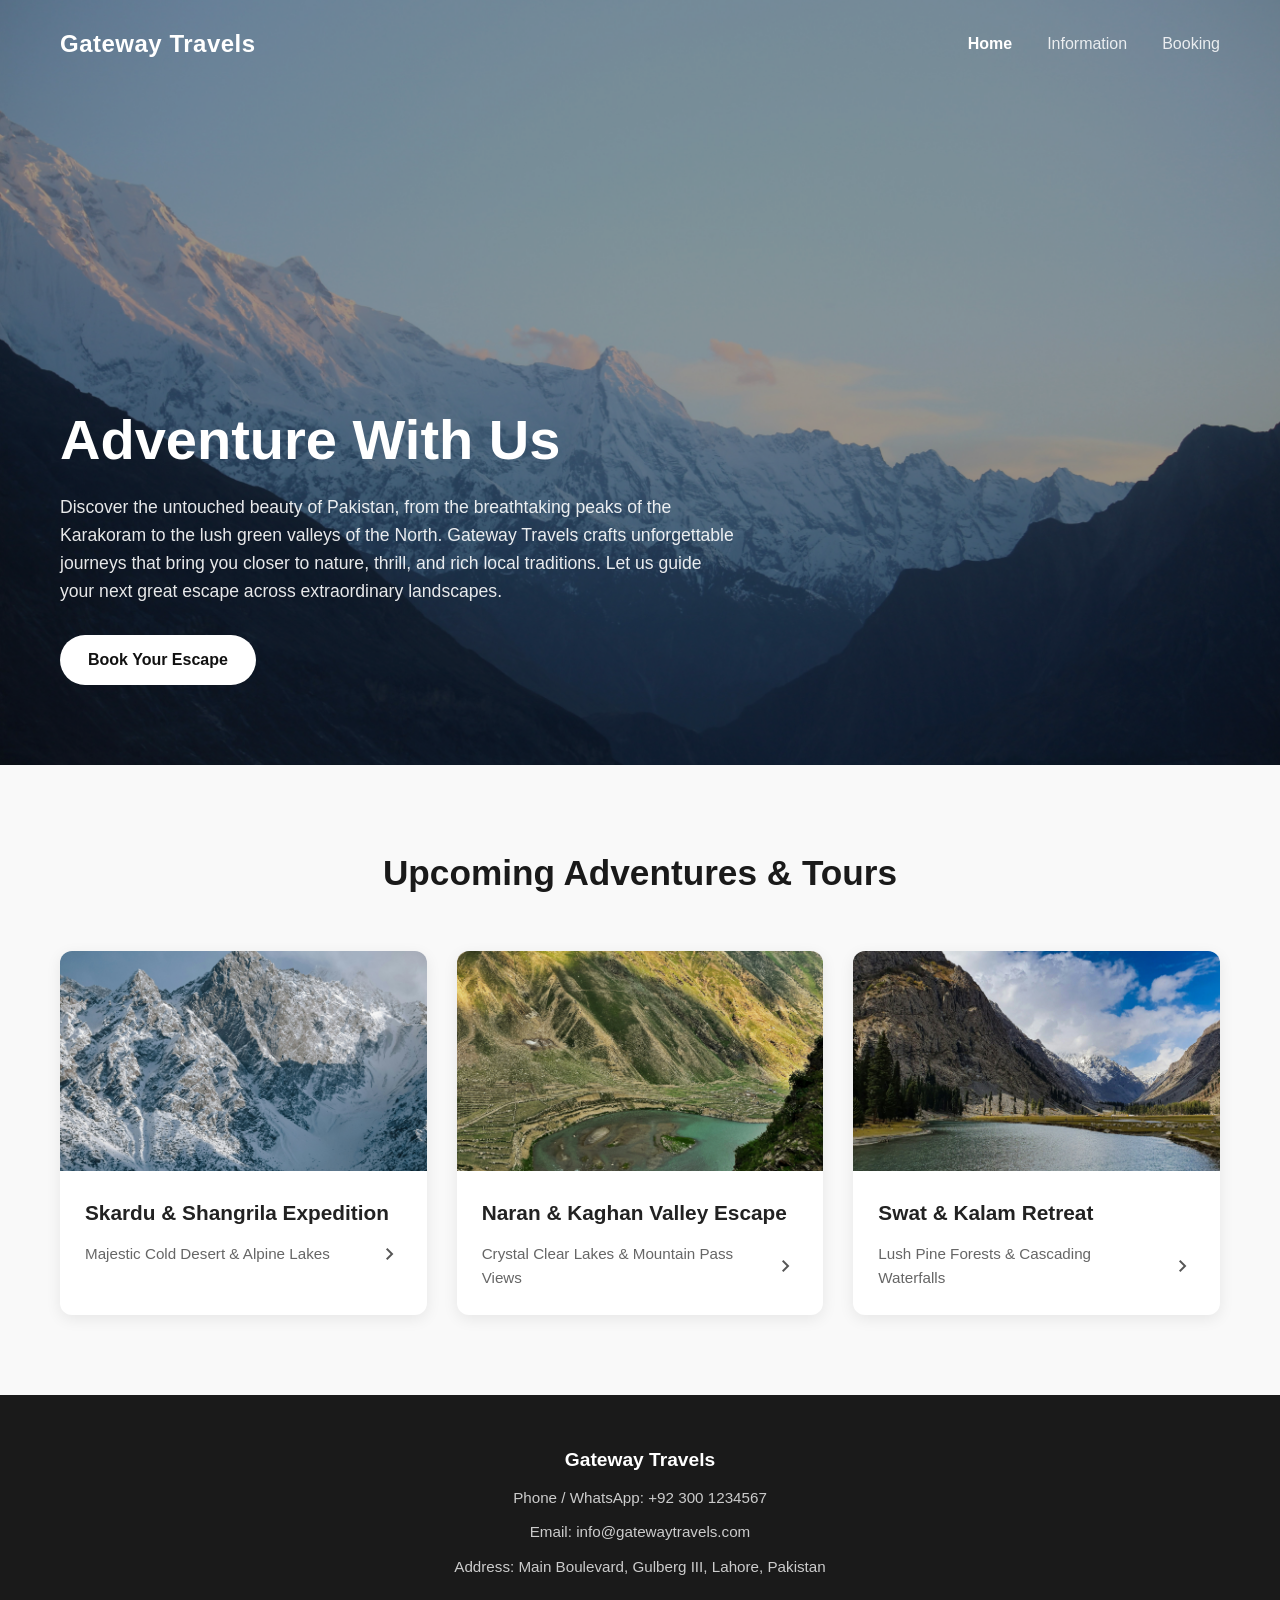
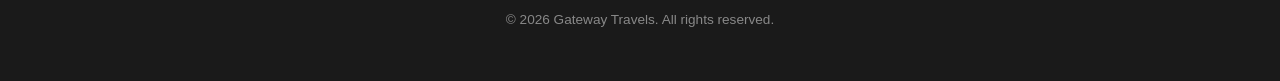
<file: index.html>
<!doctype html>
<html lang="en">
  <head>
    <meta charset="UTF-8" />
    <meta name="viewport" content="width=device-width, initial-scale=1.0" />
    <title>Gateway Travels - Adventure With Us</title>
    <link rel="stylesheet" href="style.css" />
    <!-- Google Material Symbols Link -->
    <link
      rel="stylesheet"
      href="https://fonts.googleapis.com/css2?family=Material+Symbols+Outlined:opsz,wght,FILL,GRAD@20..48,100..700,0..1,-50..200&icon_names=chevron_right"
    />
  </head>
  <body>
    <!-- Header & Hero Section -->
    <header class="hero-header">
      <!-- Hero Background Image -->
      <img
        src="images/index.jpg"
        alt="Scenic landscape of Northern Pakistan"
        class="hero-bg-img"
      />

      <!-- Navigation Bar -->
      <nav class="navbar">
        <div class="logo">
          <a href="index.html">Gateway Travels</a>
        </div>
        <ul class="nav-links">
          <li><a href="index.html" class="active">Home</a></li>
          <li><a href="info/info.html">Information</a></li>
          <li><a href="booking/booking.html">Booking</a></li>
        </ul>
      </nav>

      <!-- Hero Welcome Banner -->
      <div class="hero-content">
        <h1>Adventure With Us</h1>
        <p>
          Discover the untouched beauty of Pakistan, from the breathtaking peaks
          of the Karakoram to the lush green valleys of the North. Gateway
          Travels crafts unforgettable journeys that bring you closer to nature,
          thrill, and rich local traditions. Let us guide your next great escape
          across extraordinary landscapes.
        </p>
        <a href="booking.html" class="btn-primary">Book Your Escape</a>
      </div>
    </header>

    <!-- Featured Destinations Section -->
    <section class="destinations-section">
      <h2>Upcoming Adventures & Tours</h2>
      <div class="destination-grid">
        <!-- Card 1: Skardu & Shangrila Expedition -->
        <div class="destination-card">
          <img
            src="images/index_page/skardu.jpg"
            alt="Skardu Valley and Shangrila Resort"
          />
          <div class="card-content">
            <h3>Skardu & Shangrila Expedition</h3>
            <div class="card-bottom">
              <p class="tagline">Majestic Cold Desert & Alpine Lakes</p>
              <a href="info.html" class="card-link">
                <span class="material-symbols-outlined">chevron_right</span>
              </a>
            </div>
          </div>
        </div>

        <!-- Card 2: Naran & Kaghan Valley Escape -->
        <div class="destination-card">
          <img src="images/index_page/naran.jpg" alt="Saif-ul-Malook Lake" />
          <div class="card-content">
            <h3>Naran & Kaghan Valley Escape</h3>
            <div class="card-bottom">
              <p class="tagline">Crystal Clear Lakes & Mountain Pass Views</p>
              <a href="info.html" class="card-link">
                <span class="material-symbols-outlined">chevron_right</span>
              </a>
            </div>
          </div>
        </div>

        <!-- Card 3: Swat & Kalam Retreat -->
        <div class="destination-card">
          <img src="images/index_page/swat.jpg" alt="Swat River and Kalam Valley" />
          <div class="card-content">
            <h3>Swat & Kalam Retreat</h3>
            <div class="card-bottom">
              <p class="tagline">Lush Pine Forests & Cascading Waterfalls</p>
              <a href="info.html" class="card-link">
                <span class="material-symbols-outlined">chevron_right</span>
              </a>
            </div>
          </div>
        </div>
      </div>
    </section>

    <!-- Footer -->
    <footer>
      <div class="footer-content">
        <p><strong>Gateway Travels</strong></p>
        <p>Phone / WhatsApp: +92 300 1234567</p>
        <p>Email: info@gatewaytravels.com</p>
        <p>Address: Main Boulevard, Gulberg III, Lahore, Pakistan</p>
        <p class="copyright">
          &copy; 2026 Gateway Travels. All rights reserved.
        </p>
      </div>
    </footer>
  </body>
</html>
</file>
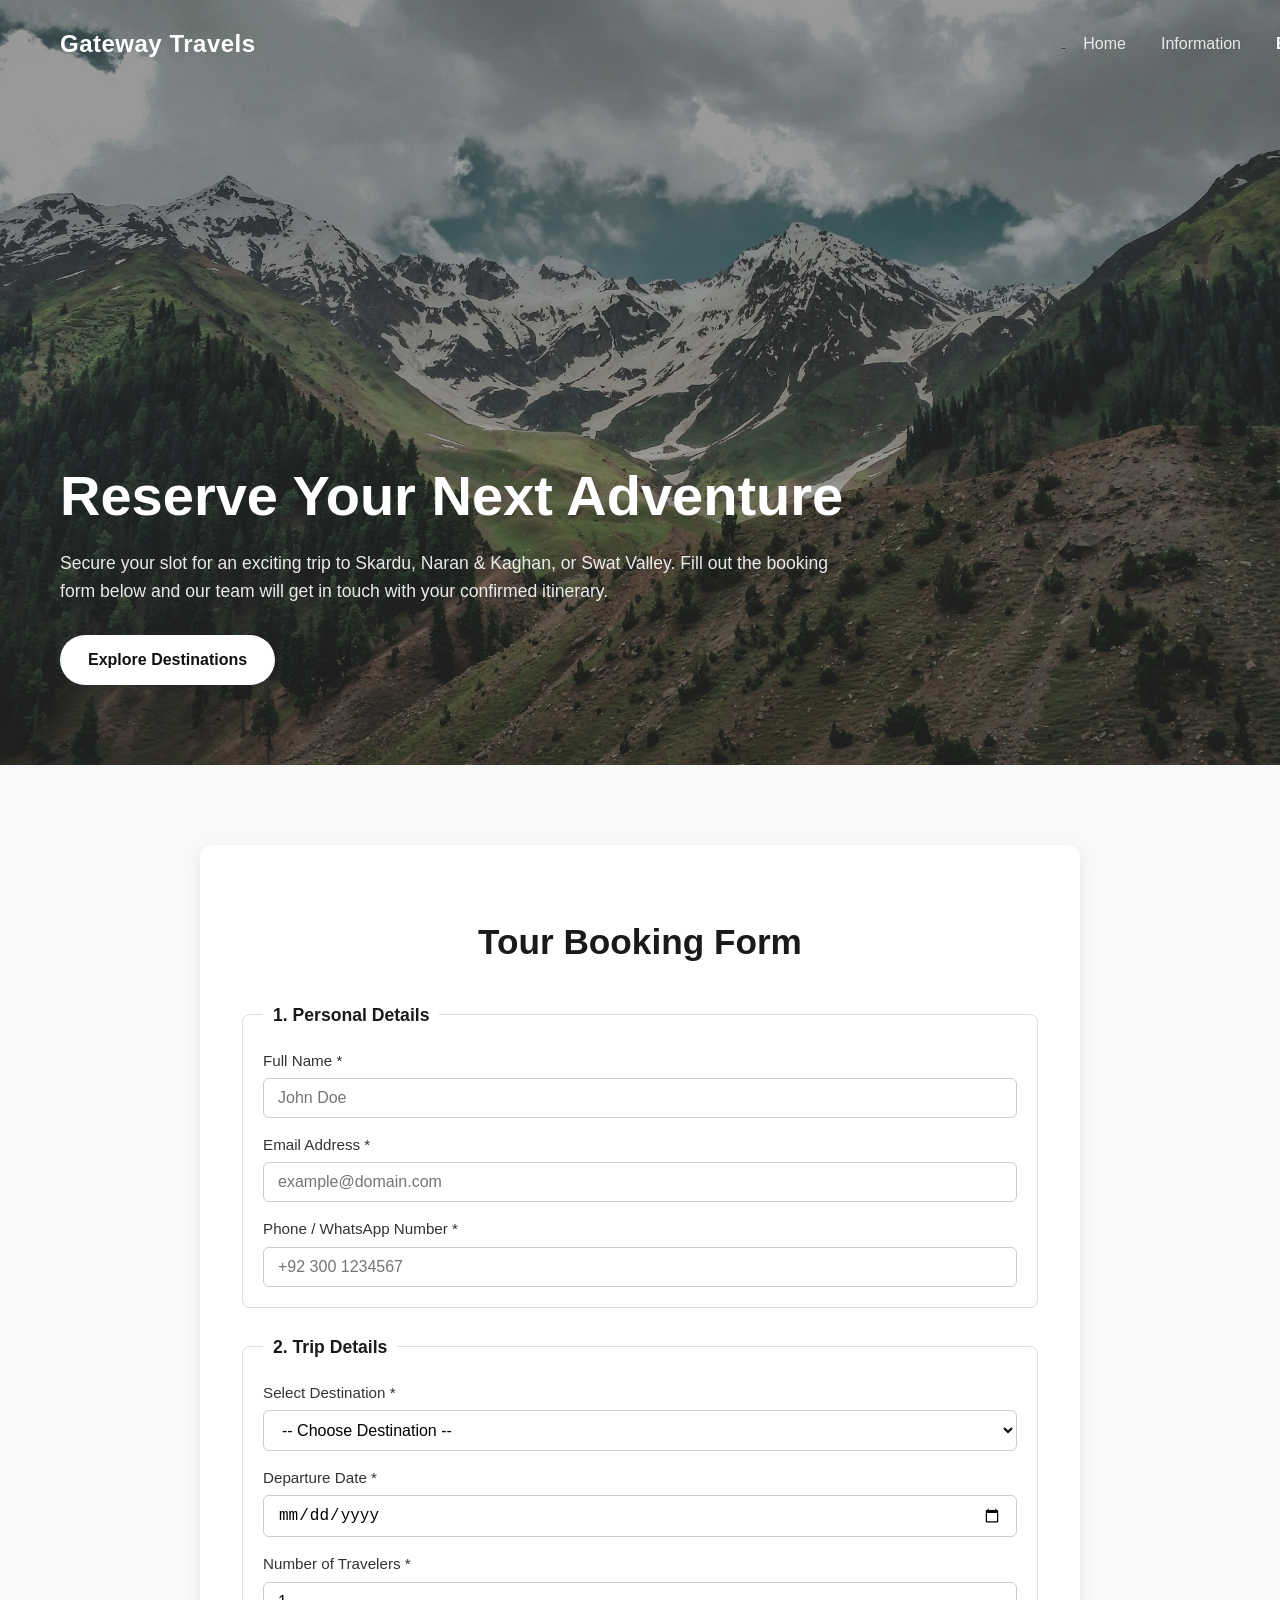
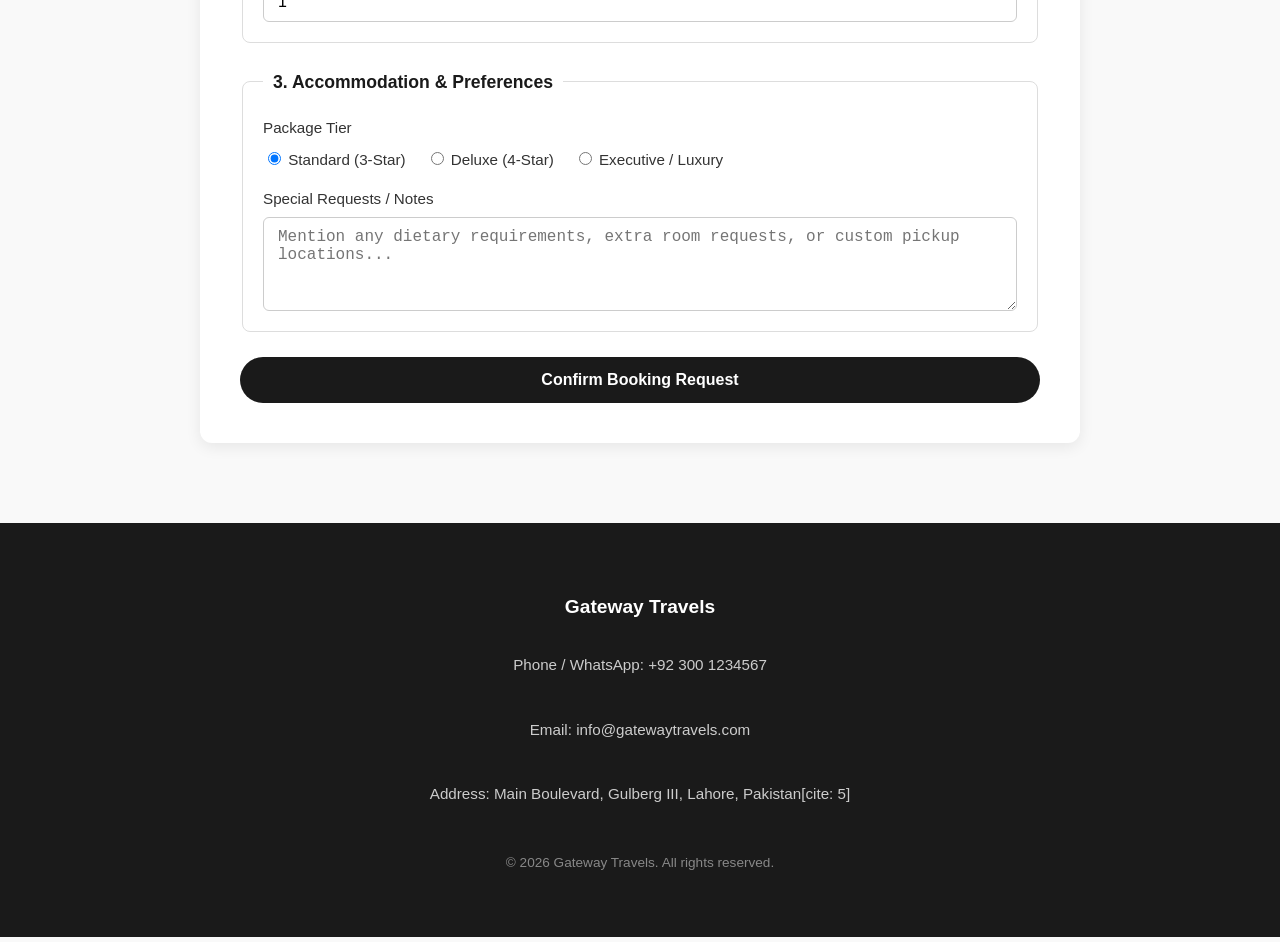
<file: booking/booking.html>
<!DOCTYPE html>
<html lang="en">
<head>
    <meta charset="UTF-8">
    <meta name="viewport" content="width=device-width, initial-scale=1.0">
    <title>Gateway Travels - Book Your Journey</title>
</head>
<body style="margin: 0; padding: 0; box-sizing: border-box; font-family: 'Segoe UI', Tahoma, Geneva, Verdana, sans-serif; color: #333; background-color: #f9f9f9; line-height: 1.6;">

    <!-- Header & Hero Section -->
    <header style="position: relative; width: 100%; min-height: 85vh; display: flex; flex-direction: column; justify-content: space-between; color: #fff; overflow: hidden;">
        <!-- Hero Background Image -->
        <img src="../images/booking.jpg" alt="Scenic landscape of Northern Pakistan" style="position: absolute; top: 0; left: 0; width: 100%; height: 100%; object-fit: cover; z-index: -2;" width="1920" height="1080">
        
        <!-- Dark Overlay -->
        <div style="position: absolute; top: 0; left: 0; width: 100%; height: 100%; background: rgba(0, 0, 0, 0.4); z-index: -1;"></div>

        <!-- Navigation Bar -->
        <nav style="display: flex; justify-content: space-between; align-items: center; padding: 25px 60px; width: 100%;">
            <div style="font-size: 1.5rem; font-weight: 700; color: #fff; letter-spacing: 0.5px;">
                <a href="../index.html" style="text-decoration: none; color: #fff;">Gateway Travels</a>
            </div>
            <ul style="display: flex; gap: 35px; list-style: none; margin: 0; padding: 0;">
                <li><a href="../index.html" style="text-decoration: none; font-size: 1rem; font-weight: 500; color: rgba(255, 255, 255, 0.85);">Home</a></li>
                <li><a href="../info/info.html" style="text-decoration: none; font-size: 1rem; font-weight: 500; color: rgba(255, 255, 255, 0.85);">Information</a></li>
                <li><a href="booking.html" style="text-decoration: none; font-size: 1rem; font-weight: 600; color: #fff;">Booking</a></li>
            </ul>
        </nav>

        <!-- Hero Welcome Banner -->
        <div style="max-width: 800px; padding: 0 60px 80px 60px;">
            <h1 style="font-size: 3.5rem; font-weight: 800; margin-bottom: 20px; line-height: 1.2;">Reserve Your Next Adventure</h1>
            <p style="font-size: 1.1rem; margin-bottom: 30px; color: rgba(255, 255, 255, 0.9);">
                Secure your slot for an exciting trip to Skardu, Naran & Kaghan, or Swat Valley. Fill out the booking form below and our team will get in touch with your confirmed itinerary.
            </p>
            <a href="../info/info.html" style="display: inline-block; background-color: #ffffff; color: #111; padding: 12px 28px; border-radius: 30px; font-weight: 600; text-decoration: none;">Explore Destinations</a>
        </div>
    </header>

    <!-- Booking Form Section -->
    <main style="max-width: 800px; margin: 80px auto; padding: 40px; background: #fff; border-radius: 12px; box-shadow: 0 4px 15px rgba(0, 0, 0, 0.08);">
        <h2 style="font-size: 2.2rem; text-align: center; margin-bottom: 30px; color: #1a1a1a;">Tour Booking Form</h2>
        
        <form id="booking-form" action="#" method="POST" style="display: flex; flex-direction: column; gap: 25px;">
            
            <!-- Personal Details -->
            <fieldset style="border: 1px solid #ddd; border-radius: 8px; padding: 20px; display: flex; flex-direction: column; gap: 15px;">
                <legend style="font-weight: 600; font-size: 1.1rem; color: #1a1a1a; padding: 0 10px;">1. Personal Details</legend>
                
                <div style="display: flex; flex-direction: column; gap: 5px;">
                    <label for="fullname" style="font-weight: 500; font-size: 0.95rem;">Full Name *</label>
                    <input type="text" id="fullname" name="fullname" placeholder="John Doe" required style="padding: 10px 14px; border: 1px solid #ccc; border-radius: 6px; font-size: 1rem;">
                </div>

                <div style="display: flex; flex-direction: column; gap: 5px;">
                    <label for="email" style="font-weight: 500; font-size: 0.95rem;">Email Address *</label>
                    <input type="email" id="email" name="email" placeholder="example@domain.com" required style="padding: 10px 14px; border: 1px solid #ccc; border-radius: 6px; font-size: 1rem;">
                </div>

                <div style="display: flex; flex-direction: column; gap: 5px;">
                    <label for="phone" style="font-weight: 500; font-size: 0.95rem;">Phone / WhatsApp Number *</label>
                    <input type="tel" id="phone" name="phone" placeholder="+92 300 1234567" required style="padding: 10px 14px; border: 1px solid #ccc; border-radius: 6px; font-size: 1rem;">
                </div>
            </fieldset>

            <!-- Trip Details -->
            <fieldset style="border: 1px solid #ddd; border-radius: 8px; padding: 20px; display: flex; flex-direction: column; gap: 15px;">
                <legend style="font-weight: 600; font-size: 1.1rem; color: #1a1a1a; padding: 0 10px;">2. Trip Details</legend>
                
                <div style="display: flex; flex-direction: column; gap: 5px;">
                    <label for="destination" style="font-weight: 500; font-size: 0.95rem;">Select Destination *</label>
                    <select id="destination" name="destination" required style="padding: 10px 14px; border: 1px solid #ccc; border-radius: 6px; font-size: 1rem; background-color: #fff;">
                        <option value="" disabled selected>-- Choose Destination --</option>
                        <option value="skardu">Skardu & Shangrila Expedition</option>
                        <option value="naran">Naran & Kaghan Valley Escape</option>
                        <option value="swat">Swat & Kalam Retreat</option>
                    </select>
                </div>

                <div style="display: flex; flex-direction: column; gap: 5px;">
                    <label for="travel-date" style="font-weight: 500; font-size: 0.95rem;">Departure Date *</label>
                    <input type="date" id="travel-date" name="travel_date" required style="padding: 10px 14px; border: 1px solid #ccc; border-radius: 6px; font-size: 1rem;">
                </div>

                <div style="display: flex; flex-direction: column; gap: 5px;">
                    <label for="travelers" style="font-weight: 500; font-size: 0.95rem;">Number of Travelers *</label>
                    <input type="number" id="travelers" name="travelers" min="1" max="20" value="1" required style="padding: 10px 14px; border: 1px solid #ccc; border-radius: 6px; font-size: 1rem;">
                </div>
            </fieldset>

            <!-- Accommodation & Preferences -->
            <fieldset style="border: 1px solid #ddd; border-radius: 8px; padding: 20px; display: flex; flex-direction: column; gap: 15px;">
                <legend style="font-weight: 600; font-size: 1.1rem; color: #1a1a1a; padding: 0 10px;">3. Accommodation & Preferences</legend>
                
                <div style="display: flex; flex-direction: column; gap: 8px;">
                    <label style="font-weight: 500; font-size: 0.95rem;">Package Tier</label>
                    <div style="display: flex; gap: 20px; flex-wrap: wrap;">
                        <label style="font-weight: normal; font-size: 0.95rem;"><input type="radio" name="package_tier" value="standard" checked> Standard (3-Star)</label>
                        <label style="font-weight: normal; font-size: 0.95rem;"><input type="radio" name="package_tier" value="deluxe"> Deluxe (4-Star)</label>
                        <label style="font-weight: normal; font-size: 0.95rem;"><input type="radio" name="package_tier" value="executive"> Executive / Luxury</label>
                    </div>
                </div>

                <div style="display: flex; flex-direction: column; gap: 5px;">
                    <label for="notes" style="font-weight: 500; font-size: 0.95rem;">Special Requests / Notes</label>
                    <textarea id="notes" name="notes" rows="4" placeholder="Mention any dietary requirements, extra room requests, or custom pickup locations..." style="padding: 10px 14px; border: 1px solid #ccc; border-radius: 6px; font-size: 1rem; resize: vertical;"></textarea>
                </div>
            </fieldset>

            <!-- Submission Button -->
            <button type="submit" style="background-color: #1a1a1a; color: #fff; padding: 14px 28px; border: none; border-radius: 30px; font-weight: 600; font-size: 1rem; cursor: pointer; transition: background-color 0.3s ease; text-align: center;">Confirm Booking Request</button>

        </form>
    </main>

    <!-- Footer -->
    <footer style="background-color: #1a1a1a; color: #ccc; padding: 50px 20px; text-align: center;">
        <div style="max-width: 600px; margin: 0 auto; display: flex; flex-direction: column; gap: 10px; font-size: 0.95rem;">
            <p style="color: #fff; font-size: 1.2rem; margin-bottom: 5px; font-weight: bold;">Gateway Travels</p>
            <p>Phone / WhatsApp: +92 300 1234567</p>
            <p>Email: info@gatewaytravels.com</p>
            <p>Address: Main Boulevard, Gulberg III, Lahore, Pakistan[cite: 5]</p>
            <p style="margin-top: 20px; font-size: 0.85rem; color: #888;">&copy; 2026 Gateway Travels. All rights reserved.</p>
        </div>
    </footer>

</body>
</html>
</file>
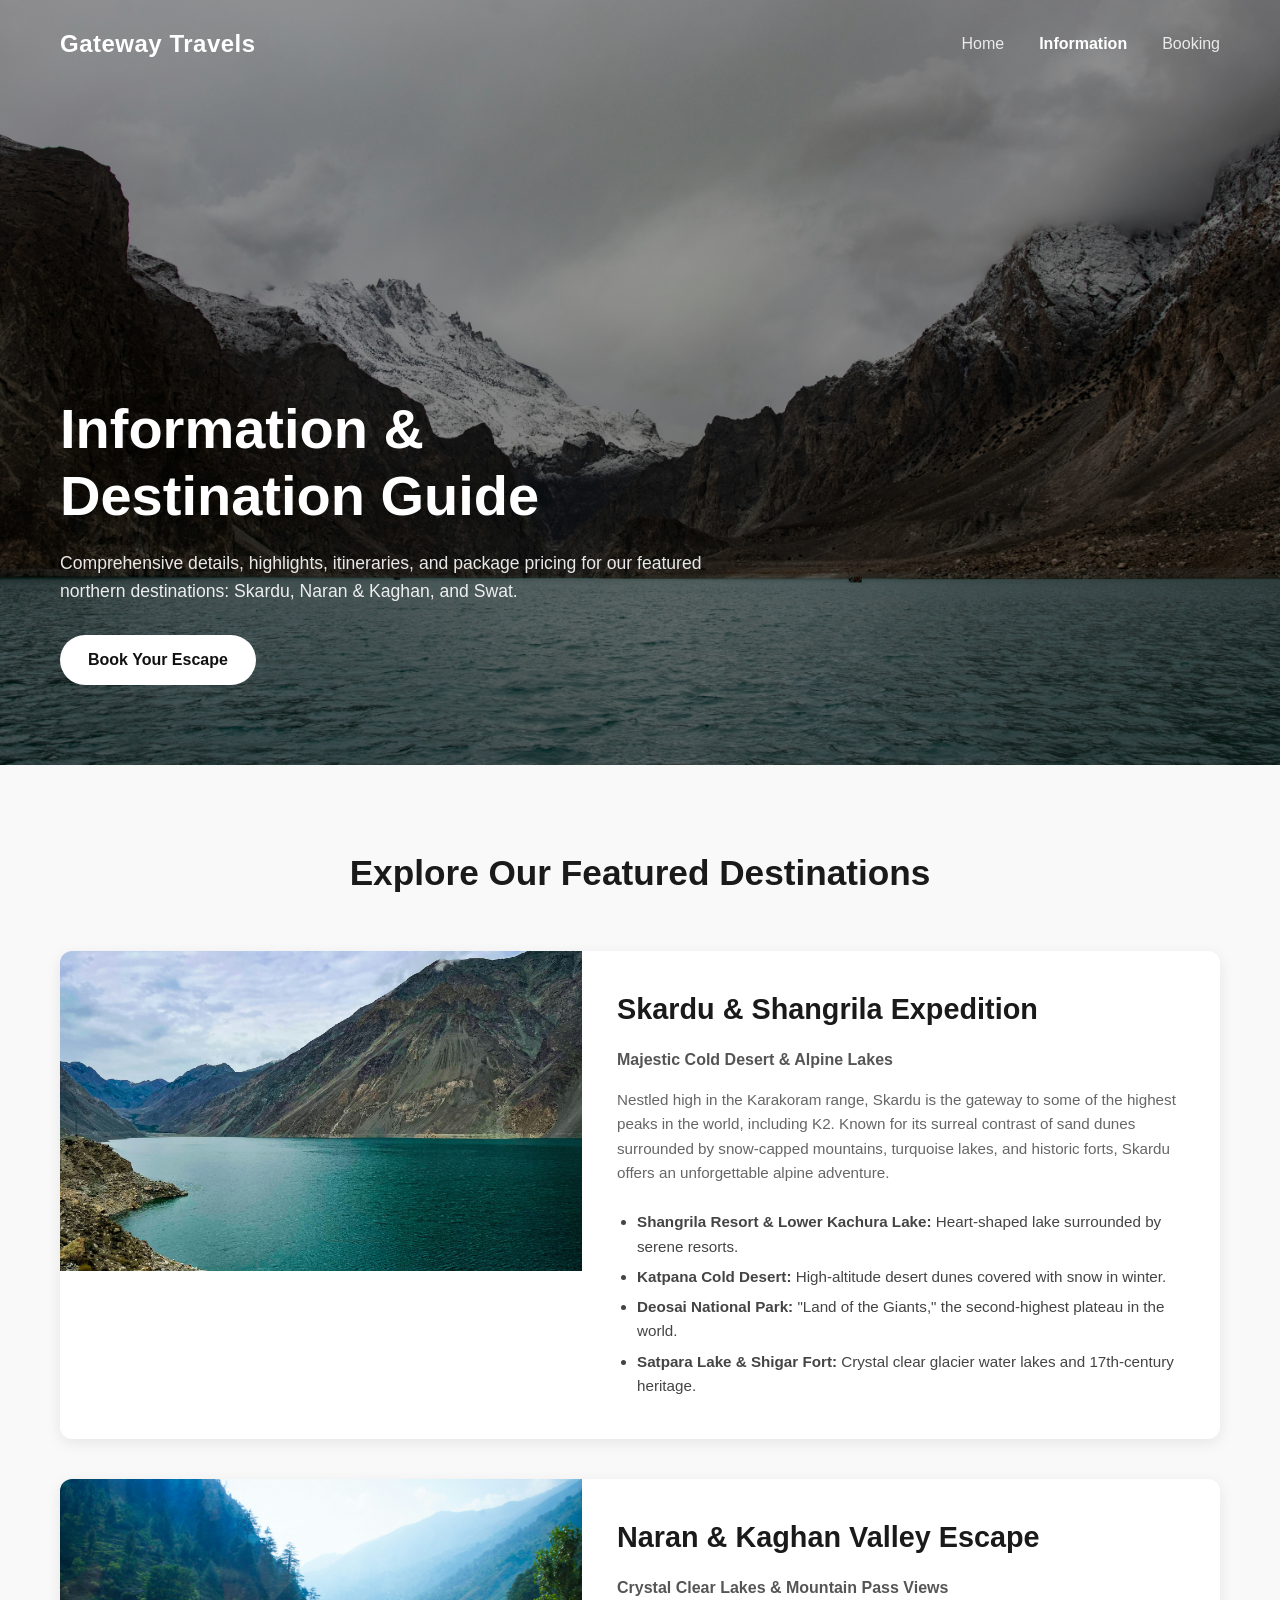
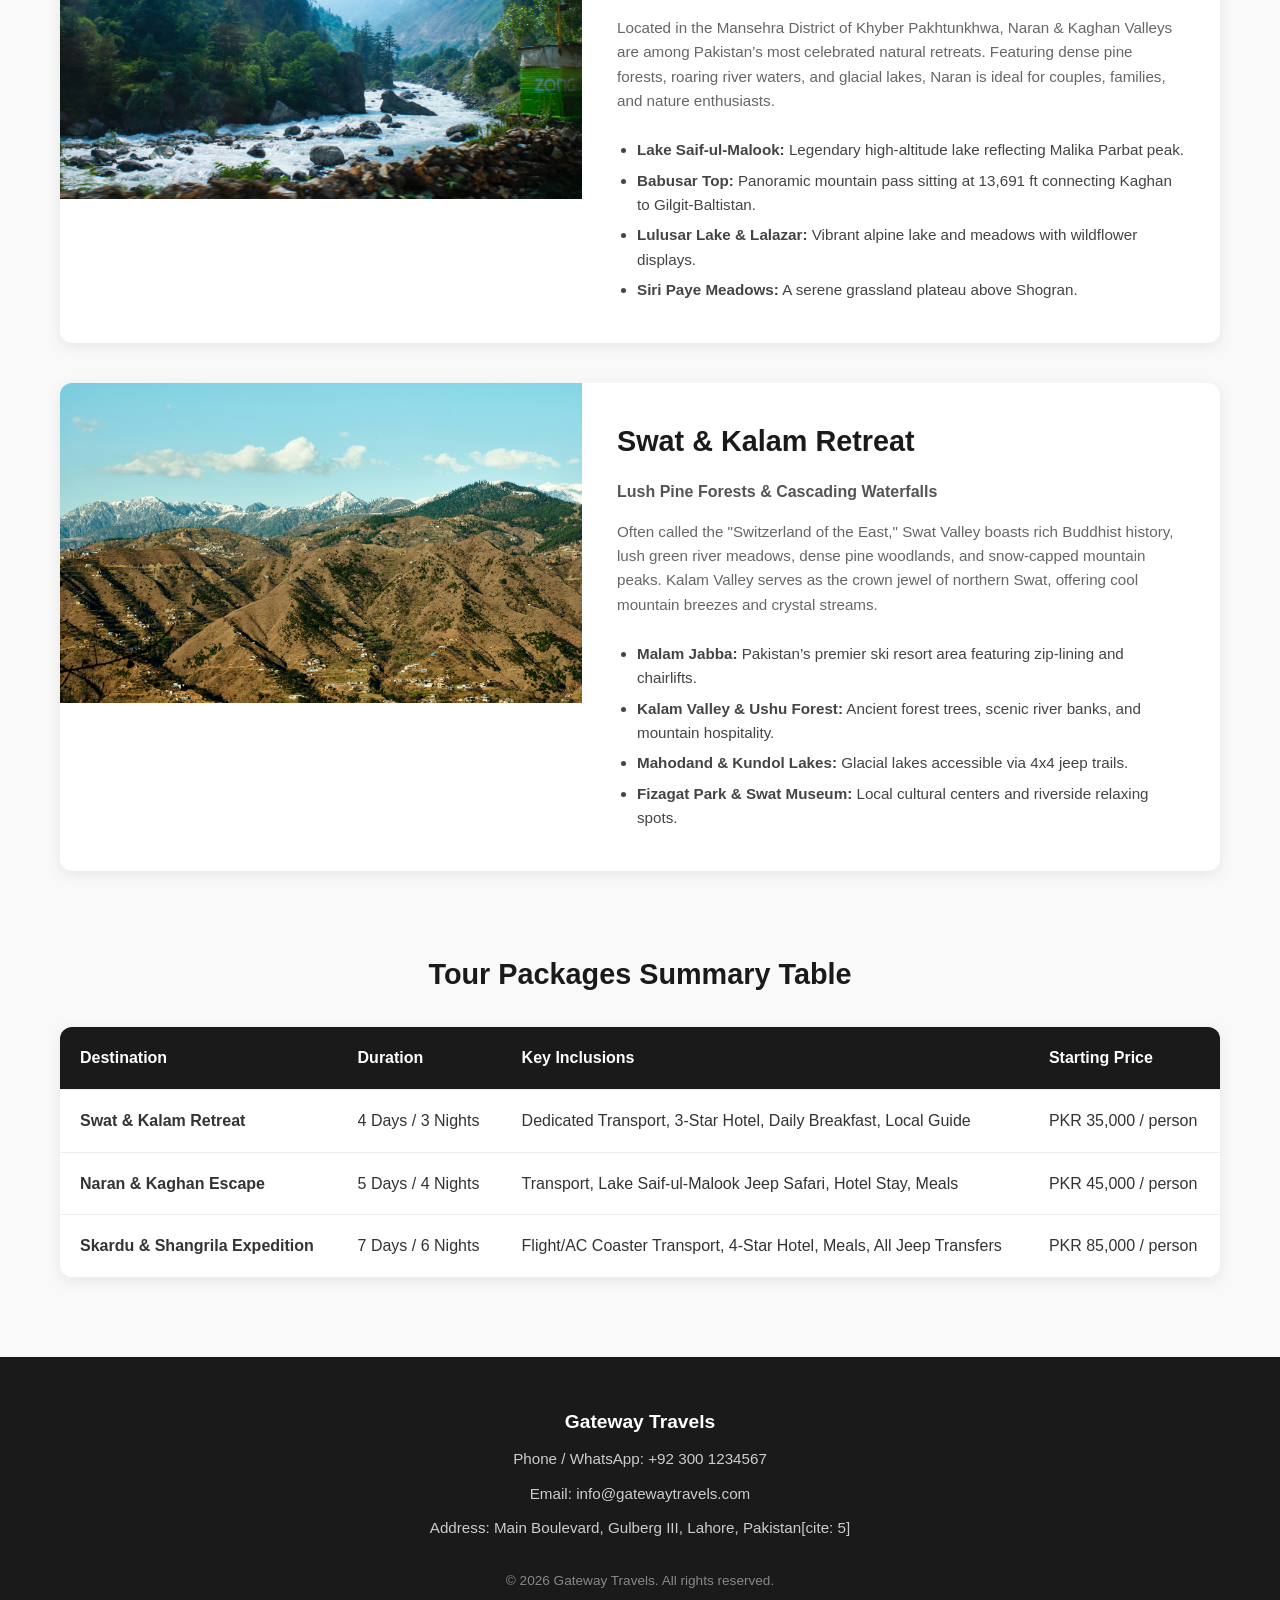
<file: info/info.html>
<!DOCTYPE html>
<html lang="en">
<head>
    <meta charset="UTF-8">
    <meta name="viewport" content="width=device-width, initial-scale=1.0">
    <title>Gateway Travels - Information & Tour Packages</title>
    <!-- Google Material Symbols Link -->
    <link rel="stylesheet" href="https://fonts.googleapis.com/css2?family=Material+Symbols+Outlined:opsz,wght,FILL,GRAD@20..48,100..700,0..1,-50..200&icon_names=chevron_right" />
    <style>
        /* --- Internal CSS for info.html --- */
        * {
            margin: 0;
            padding: 0;
            box-sizing: border-box;
        }

        body {
            font-family: "Segoe UI", Tahoma, Geneva, Verdana, sans-serif;
            color: #333;
            background-color: #f9f9f9;
            line-height: 1.6;
        }

        a {
            text-decoration: none;
            color: inherit;
        }

        ul {
            list-style: none;
        }

        /* --- Header & Hero Section --- */
        .hero-header {
            position: relative;
            width: 100%;
            min-height: 85vh;
            display: flex;
            flex-direction: column;
            justify-content: space-between;
            color: #fff;
            overflow: hidden;
        }

        .hero-bg-img {
            position: absolute;
            top: 0;
            left: 0;
            width: 100%;
            height: 100%;
            object-fit: cover;
            z-index: -2;
        }

        .hero-header::after {
            content: "";
            position: absolute;
            top: 0;
            left: 0;
            width: 100%;
            height: 100%;
            background: rgba(0, 0, 0, 0.4);
            z-index: -1;
        }

        /* --- Navigation Bar --- */
        .navbar {
            display: flex;
            justify-content: space-between;
            align-items: center;
            padding: 25px 60px;
            width: 100%;
        }

        .logo a {
            font-size: 1.5rem;
            font-weight: 700;
            color: #fff;
            letter-spacing: 0.5px;
        }

        .nav-links {
            display: flex;
            gap: 35px;
        }

        .nav-links a {
            font-size: 1rem;
            font-weight: 500;
            color: rgba(255, 255, 255, 0.85);
            transition: color 0.3s ease;
        }

        .nav-links a:hover,
        .nav-links a.active {
            color: #fff;
            font-weight: 600;
        }

        /* --- Hero Content Banner --- */
        .hero-content {
            max-width: 800px;
            padding: 0 60px 80px 60px;
        }

        .hero-content h1 {
            font-size: 3.5rem;
            font-weight: 800;
            margin-bottom: 20px;
            line-height: 1.2;
        }

        .hero-content p {
            font-size: 1.1rem;
            margin-bottom: 30px;
            color: rgba(255, 255, 255, 0.9);
        }

        .btn-primary {
            display: inline-block;
            background-color: #ffffff;
            color: #111;
            padding: 12px 28px;
            border-radius: 30px;
            font-weight: 600;
            transition: background-color 0.3s ease, transform 0.2s ease;
        }

        .btn-primary:hover {
            background-color: #f0f0f0;
            transform: translateY(-2px);
        }

        /* --- Information Content Section --- */
        .info-container {
            max-width: 1200px;
            margin: 80px auto;
            padding: 0 20px;
        }

        .info-container h2 {
            font-size: 2.2rem;
            text-align: center;
            margin-bottom: 50px;
            color: #1a1a1a;
        }

        .destination-detail-card {
            background: #fff;
            border-radius: 12px;
            overflow: hidden;
            box-shadow: 0 4px 15px rgba(0, 0, 0, 0.08);
            margin-bottom: 40px;
            display: flex;
            flex-direction: row;
        }

        .destination-detail-card img {
            width: 45%;
            height: 320px;
            object-fit: cover;
        }

        .detail-content {
            width: 55%;
            padding: 35px;
            display: flex;
            flex-direction: column;
            justify-content: center;
            gap: 15px;
        }

        .detail-content h3 {
            font-size: 1.8rem;
            color: #1a1a1a;
        }

        .detail-tagline {
            font-size: 1rem;
            font-weight: 600;
            color: #555;
        }

        .detail-overview {
            font-size: 0.95rem;
            color: #666;
        }

        .attractions-list {
            margin-top: 10px;
            padding-left: 20px;
            list-style-type: disc;
            color: #444;
            font-size: 0.95rem;
        }

        .attractions-list li {
            margin-bottom: 6px;
        }

        /* --- Pricing Table Section --- */
        .pricing-section {
            margin: 80px 0;
        }

        .pricing-section h3 {
            font-size: 1.8rem;
            text-align: center;
            margin-bottom: 30px;
            color: #1a1a1a;
        }

        .pricing-table {
            width: 100%;
            border-collapse: collapse;
            background: #fff;
            border-radius: 12px;
            overflow: hidden;
            box-shadow: 0 4px 15px rgba(0, 0, 0, 0.08);
        }

        .pricing-table th, .pricing-table td {
            padding: 18px 20px;
            text-align: left;
            border-bottom: 1px solid #eee;
        }

        .pricing-table th {
            background-color: #1a1a1a;
            color: #fff;
            font-weight: 600;
        }

        .pricing-table tr:last-child td {
            border-bottom: none;
        }

        .pricing-table tr:hover {
            background-color: #f8f9fa;
        }

        /* --- Footer --- */
        footer {
            background-color: #1a1a1a;
            color: #ccc;
            padding: 50px 20px;
            text-align: center;
        }

        .footer-content {
            max-width: 600px;
            margin: 0 auto;
            display: flex;
            flex-direction: column;
            gap: 10px;
            font-size: 0.95rem;
        }

        .footer-content strong {
            color: #fff;
            font-size: 1.2rem;
            margin-bottom: 5px;
        }

        .copyright {
            margin-top: 20px;
            font-size: 0.85rem;
            color: #888;
        }
    </style>
</head>
<body>

    <!-- Header & Hero Section -->
    <header class="hero-header">
        <!-- Hero Background Image -->
        <img src="../images/info.jpg" alt="Scenic landscape of Northern Pakistan" class="hero-bg-img" width="1920" height="1080">

        <!-- Navigation Bar -->
        <nav class="navbar">
            <div class="logo">
                <a href="../index.html">Gateway Travels</a>
            </div>
            <ul class="nav-links">
                <li><a href="../index.html">Home</a></li>
                <li><a href="info.html" class="active">Information</a></li>
                <li><a href="../booking/booking.html">Booking</a></li>
            </ul>
        </nav>

        <!-- Hero Welcome Banner -->
        <div class="hero-content">
            <h1>Information & Destination Guide</h1>
            <p>
                Comprehensive details, highlights, itineraries, and package pricing for our featured northern destinations: Skardu, Naran & Kaghan, and Swat.
            </p>
            <a href="../booking/booking.html" class="btn-primary">Book Your Escape</a>
        </div>
    </header>

    <!-- Destination Information Section -->
    <main class="info-container">
        <h2>Explore Our Featured Destinations</h2>

        <!-- Destination 1: Skardu -->
        <div class="destination-detail-card">
            <img src="../images/info_page/skardu_info.jpg" alt="Skardu Valley and Shangrila Resort view" width="600" height="400">
            <div class="detail-content">
                <h3>Skardu & Shangrila Expedition</h3>
                <p class="detail-tagline">Majestic Cold Desert & Alpine Lakes</p>
                <p class="detail-overview">
                    Nestled high in the Karakoram range, Skardu is the gateway to some of the highest peaks in the world, including K2. Known for its surreal contrast of sand dunes surrounded by snow-capped mountains, turquoise lakes, and historic forts, Skardu offers an unforgettable alpine adventure.
                </p>
                <ul class="attractions-list">
                    <li><strong>Shangrila Resort & Lower Kachura Lake:</strong> Heart-shaped lake surrounded by serene resorts.</li>
                    <li><strong>Katpana Cold Desert:</strong> High-altitude desert dunes covered with snow in winter.</li>
                    <li><strong>Deosai National Park:</strong> "Land of the Giants," the second-highest plateau in the world.</li>
                    <li><strong>Satpara Lake & Shigar Fort:</strong> Crystal clear glacier water lakes and 17th-century heritage.</li>
                </ul>
            </div>
        </div>

        <!-- Destination 2: Naran -->
        <div class="destination-detail-card">
            <img src="../images/info_page/naran_info.jpg" alt="Saif-ul-Malook Lake and mountains" width="600" height="400">
            <div class="detail-content">
                <h3>Naran & Kaghan Valley Escape</h3>
                <p class="detail-tagline">Crystal Clear Lakes & Mountain Pass Views</p>
                <p class="detail-overview">
                    Located in the Mansehra District of Khyber Pakhtunkhwa, Naran & Kaghan Valleys are among Pakistan’s most celebrated natural retreats. Featuring dense pine forests, roaring river waters, and glacial lakes, Naran is ideal for couples, families, and nature enthusiasts.
                </p>
                <ul class="attractions-list">
                    <li><strong>Lake Saif-ul-Malook:</strong> Legendary high-altitude lake reflecting Malika Parbat peak.</li>
                    <li><strong>Babusar Top:</strong> Panoramic mountain pass sitting at 13,691 ft connecting Kaghan to Gilgit-Baltistan.</li>
                    <li><strong>Lulusar Lake & Lalazar:</strong> Vibrant alpine lake and meadows with wildflower displays.</li>
                    <li><strong>Siri Paye Meadows:</strong> A serene grassland plateau above Shogran.</li>
                </ul>
            </div>
        </div>

        <!-- Destination 3: Swat -->
        <div class="destination-detail-card">
            <img src="../images/info_page/swat_info.jpg" alt="Swat River and Kalam Valley landscape" width="600" height="400">
            <div class="detail-content">
                <h3>Swat & Kalam Retreat</h3>
                <p class="detail-tagline">Lush Pine Forests & Cascading Waterfalls</p>
                <p class="detail-overview">
                    Often called the "Switzerland of the East," Swat Valley boasts rich Buddhist history, lush green river meadows, dense pine woodlands, and snow-capped mountain peaks. Kalam Valley serves as the crown jewel of northern Swat, offering cool mountain breezes and crystal streams.
                </p>
                <ul class="attractions-list">
                    <li><strong>Malam Jabba:</strong> Pakistan’s premier ski resort area featuring zip-lining and chairlifts.</li>
                    <li><strong>Kalam Valley & Ushu Forest:</strong> Ancient forest trees, scenic river banks, and mountain hospitality.</li>
                    <li><strong>Mahodand & Kundol Lakes:</strong> Glacial lakes accessible via 4x4 jeep trails.</li>
                    <li><strong>Fizagat Park & Swat Museum:</strong> Local cultural centers and riverside relaxing spots.</li>
                </ul>
            </div>
        </div>

        <!-- Pricing Summary Table -->
        <section class="pricing-section">
            <h3>Tour Packages Summary Table</h3>
            <table class="pricing-table">
                <thead>
                    <tr>
                        <th>Destination</th>
                        <th>Duration</th>
                        <th>Key Inclusions</th>
                        <th>Starting Price</th>
                    </tr>
                </thead>
                <tbody>
                    <tr>
                        <td><strong>Swat & Kalam Retreat</strong></td>
                        <td>4 Days / 3 Nights</td>
                        <td>Dedicated Transport, 3-Star Hotel, Daily Breakfast, Local Guide</td>
                        <td>PKR 35,000 / person</td>
                    </tr>
                    <tr>
                        <td><strong>Naran & Kaghan Escape</strong></td>
                        <td>5 Days / 4 Nights</td>
                        <td>Transport, Lake Saif-ul-Malook Jeep Safari, Hotel Stay, Meals</td>
                        <td>PKR 45,000 / person</td>
                    </tr>
                    <tr>
                        <td><strong>Skardu & Shangrila Expedition</strong></td>
                        <td>7 Days / 6 Nights</td>
                        <td>Flight/AC Coaster Transport, 4-Star Hotel, Meals, All Jeep Transfers</td>
                        <td>PKR 85,000 / person</td>
                    </tr>
                </tbody>
            </table>
        </section>
    </main>

    <!-- Footer -->
    <footer>
        <div class="footer-content">
            <p><strong>Gateway Travels</strong></p>
            <p>Phone / WhatsApp: +92 300 1234567</p>
            <p>Email: info@gatewaytravels.com</p>
            <p>Address: Main Boulevard, Gulberg III, Lahore, Pakistan[cite: 5]</p>
            <p class="copyright">&copy; 2026 Gateway Travels. All rights reserved.</p>
        </div>
    </footer>

</body>
</html>
</file>
<file: style.css>
/* --- Global Styles & Reset --- */
* {
  margin: 0;
  padding: 0;
  box-sizing: border-box;
}

body {
  font-family: "Segoe UI", Tahoma, Geneva, Verdana, sans-serif;
  color: #333;
  background-color: #f9f9f9;
  line-height: 1.6;
}

a {
  text-decoration: none;
  color: inherit;
}

ul {
  list-style: none;
}

/* --- Header & Hero Section --- */
.hero-header {
  position: relative;
  width: 100%;
  min-height: 85vh;
  display: flex;
  flex-direction: column;
  justify-content: space-between;
  color: #fff;
  overflow: hidden;
}

/* Background image styling for the hero section */
.hero-bg-img {
  position: absolute;
  top: 0;
  left: 0;
  width: 100%;
  height: 100%;
  object-fit: cover;
  z-index: -2;
}

/* Dark gradient overlay so text remains readable over the photo */
.hero-header::after {
  content: "";
  position: absolute;
  top: 0;
  left: 0;
  width: 100%;
  height: 100%;
  background: rgba(0, 0, 0, 0.4);
  z-index: -1;
}

/* --- Navigation Bar --- */
.navbar {
  display: flex;
  justify-content: space-between;
  align-items: center;
  padding: 25px 60px;
  width: 100%;
}

.logo a {
  font-size: 1.5rem;
  font-weight: 700;
  color: #fff;
  letter-spacing: 0.5px;
}

.nav-links {
  display: flex;
  gap: 35px;
}

.nav-links a {
  font-size: 1rem;
  font-weight: 500;
  color: rgba(255, 255, 255, 0.85);
  transition: color 0.3s ease;
}

.nav-links a:hover,
.nav-links a.active {
  color: #fff;
  font-weight: 600;
}

/* --- Hero Content Banner --- */
.hero-content {
  max-width: 800px;
  padding: 0 60px 80px 60px;
}

.hero-content h1 {
  font-size: 3.5rem;
  font-weight: 800;
  margin-bottom: 20px;
  line-height: 1.2;
}

.hero-content p {
  font-size: 1.1rem;
  margin-bottom: 30px;
  color: rgba(255, 255, 255, 0.9);
}

.btn-primary {
  display: inline-block;
  background-color: #ffffff;
  color: #111;
  padding: 12px 28px;
  border-radius: 30px;
  font-weight: 600;
  transition:
    background-color 0.3s ease,
    transform 0.2s ease;
}

.btn-primary:hover {
  background-color: #f0f0f0;
  transform: translateY(-2px);
}

/* --- Featured Destinations Section --- */
.destinations-section {
  max-width: 1200px;
  margin: 80px auto;
  padding: 0 20px;
}

.destinations-section h2 {
  font-size: 2.2rem;
  text-align: center;
  margin-bottom: 50px;
  color: #1a1a1a;
}

.destination-grid {
  display: grid;
  grid-template-columns: repeat(auto-fit, minmax(320px, 1fr));
  gap: 30px;
}

.destination-card {
  background: #fff;
  border-radius: 12px;
  overflow: hidden;
  box-shadow: 0 4px 15px rgba(0, 0, 0, 0.08);
  transition:
    transform 0.3s ease,
    box-shadow 0.3s ease;
  display: flex;
  flex-direction: column;
}

.destination-card:hover {
  transform: translateY(-5px);
  box-shadow: 0 8px 25px rgba(0, 0, 0, 0.12);
}

.destination-card img {
  width: 100%;
  height: 220px;
  object-fit: cover;
}

.card-content {
  padding: 25px;
  display: flex;
  flex-direction: column;
  gap: 12px;
}

.destination-card h3 {
  font-size: 1.3rem;
  color: #222;
}

/* Places text and icon side-by-side on the same line */
.card-bottom {
  display: flex;
  justify-content: space-between;
  align-items: center;
  width: 100%;
}

.destination-card .tagline {
  font-size: 0.95rem;
  color: #666;
  margin: 0;
}

.card-link {
  display: inline-flex;
  align-items: center;
  justify-content: center;
  color: #555;
  transition:
    color 0.3s ease,
    transform 0.2s ease;
  flex-shrink: 0;
  margin-left: 10px;
}

.card-link:hover {
  color: #1a1a1a;
  transform: translateX(3px);
}

.material-symbols-outlined {
  font-variation-settings:
    "FILL" 0,
    "wght" 400,
    "GRAD" 0,
    "opsz" 24;
  font-size: 24px;
}

/* --- Footer --- */
footer {
  background-color: #1a1a1a;
  color: #ccc;
  padding: 50px 20px;
  text-align: center;
}

.footer-content {
  max-width: 600px;
  margin: 0 auto;
  display: flex;
  flex-direction: column;
  gap: 10px;
  font-size: 0.95rem;
}

.footer-content strong {
  color: #fff;
  font-size: 1.2rem;
  margin-bottom: 5px;
}

.copyright {
  margin-top: 20px;
  font-size: 0.85rem;
  color: #888;
}
</file>
